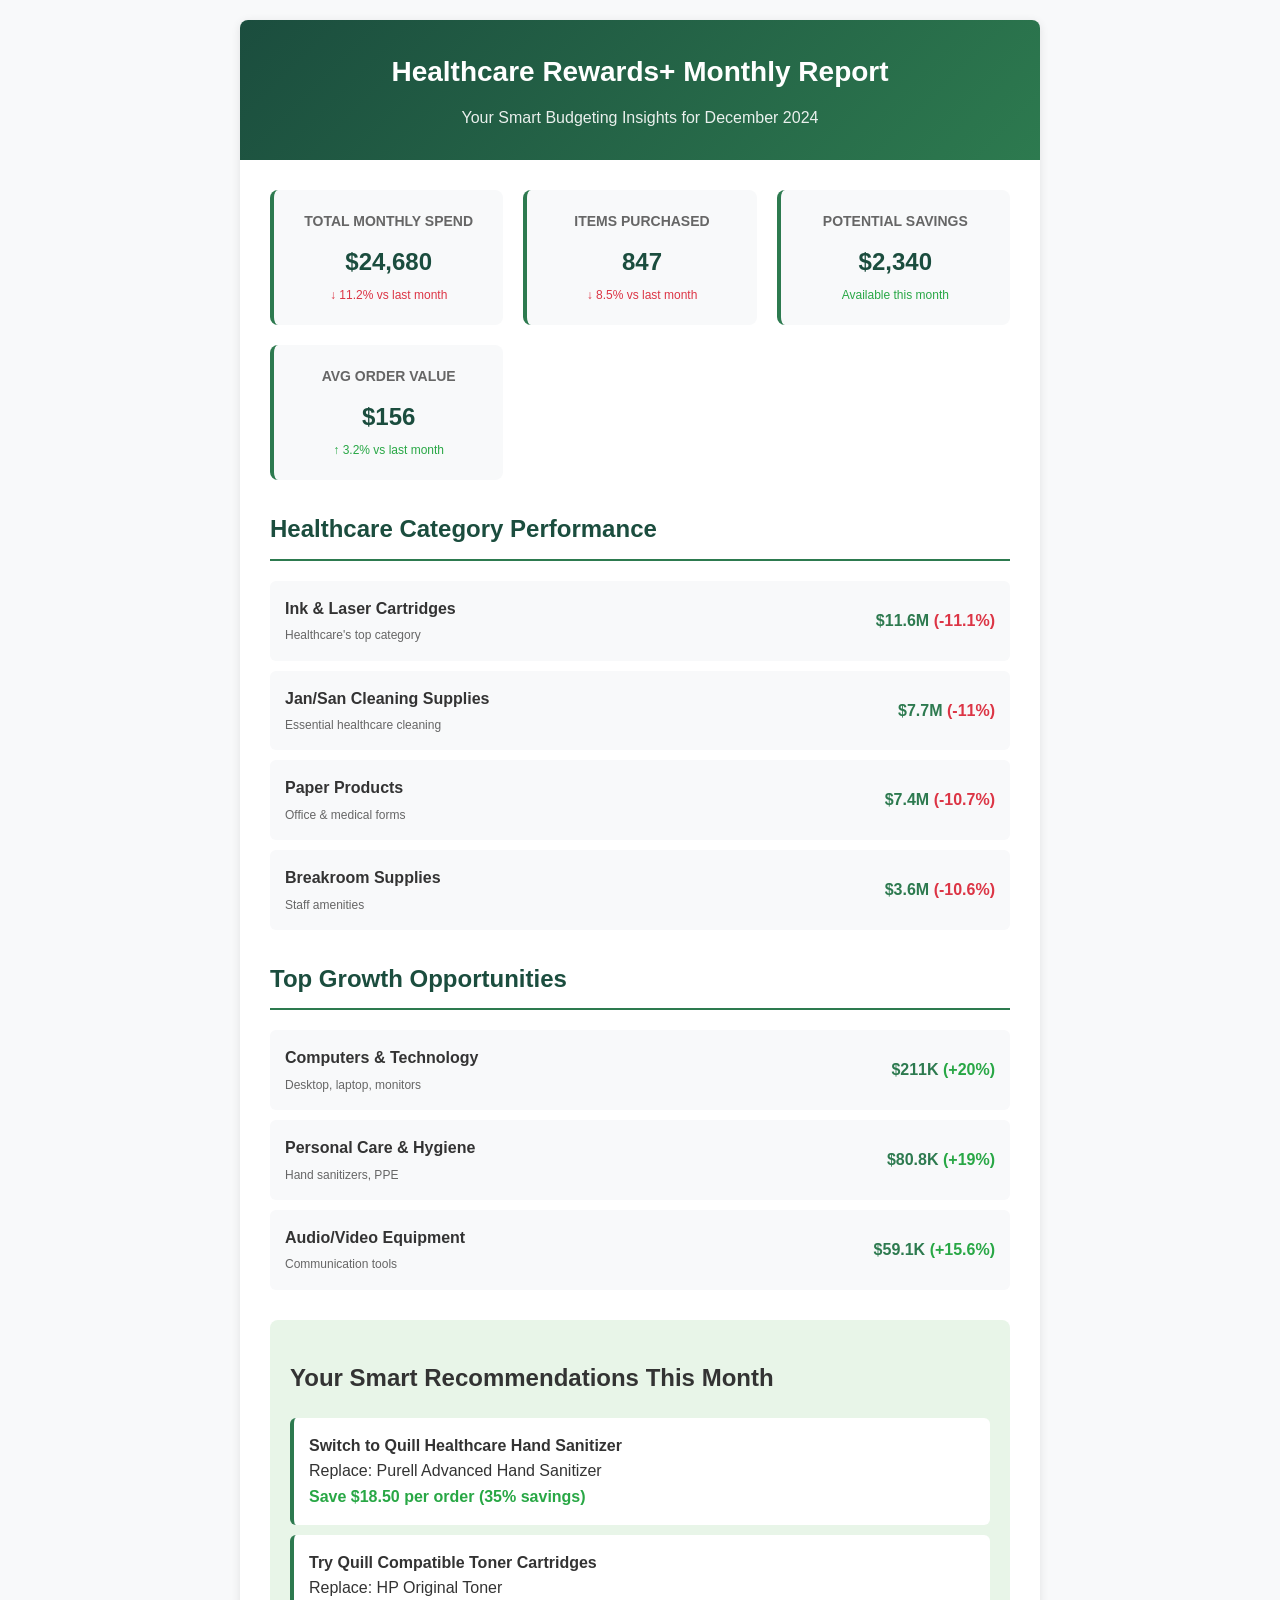
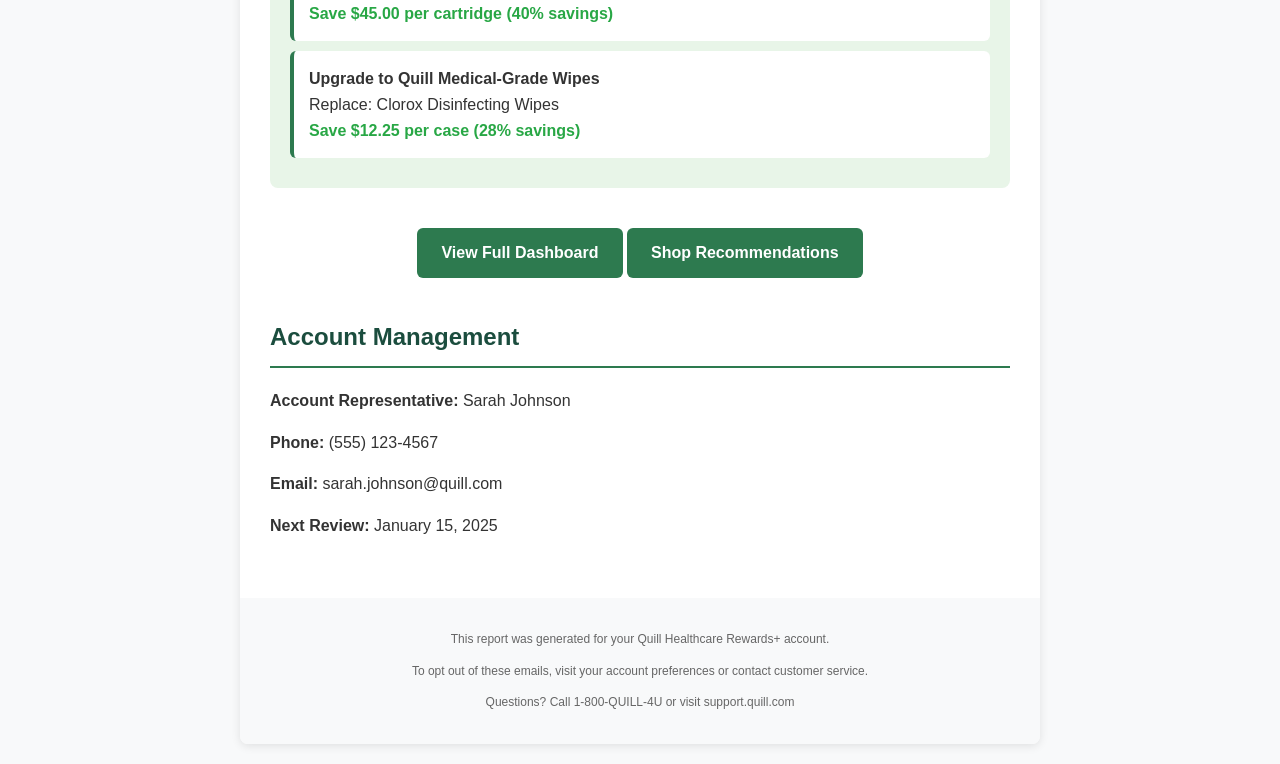
<file: public/healthcare-rewards-email-template.html>
<!DOCTYPE html>
<html lang="en">
<head>
    <meta charset="UTF-8">
    <meta name="viewport" content="width=device-width, initial-scale=1.0">
    <title>Healthcare Rewards+ Monthly Report</title>
    <style>
        body {
            font-family: Arial, sans-serif;
            line-height: 1.6;
            color: #333;
            background-color: #f8f9fa;
            margin: 0;
            padding: 20px;
        }
        .container {
            max-width: 800px;
            margin: 0 auto;
            background: white;
            border-radius: 8px;
            overflow: hidden;
            box-shadow: 0 2px 10px rgba(0,0,0,0.1);
        }
        .header {
            background: linear-gradient(135deg, #1B4D3E, #2D7A4F);
            color: white;
            padding: 30px;
            text-align: center;
        }
        .header h1 {
            margin: 0;
            font-size: 28px;
        }
        .header p {
            margin: 10px 0 0 0;
            opacity: 0.9;
        }
        .content {
            padding: 30px;
        }
        .summary-cards {
            display: grid;
            grid-template-columns: repeat(auto-fit, minmax(200px, 1fr));
            gap: 20px;
            margin-bottom: 30px;
        }
        .summary-card {
            background: #f8f9fa;
            padding: 20px;
            border-radius: 8px;
            text-align: center;
            border-left: 4px solid #2D7A4F;
        }
        .summary-card h3 {
            margin: 0 0 10px 0;
            color: #666;
            font-size: 14px;
            text-transform: uppercase;
        }
        .summary-card .value {
            font-size: 24px;
            font-weight: bold;
            color: #1B4D3E;
        }
        .summary-card .change {
            font-size: 12px;
            margin-top: 5px;
        }
        .positive { color: #28a745; }
        .negative { color: #dc3545; }
        .section {
            margin-bottom: 30px;
        }
        .section h2 {
            color: #1B4D3E;
            border-bottom: 2px solid #2D7A4F;
            padding-bottom: 10px;
            margin-bottom: 20px;
        }
        .top-items {
            list-style: none;
            padding: 0;
        }
        .top-items li {
            background: #f8f9fa;
            margin: 10px 0;
            padding: 15px;
            border-radius: 6px;
            display: flex;
            justify-content: space-between;
            align-items: center;
        }
        .item-info {
            flex-grow: 1;
        }
        .item-name {
            font-weight: bold;
            margin-bottom: 5px;
        }
        .item-details {
            font-size: 12px;
            color: #666;
        }
        .item-spend {
            font-weight: bold;
            color: #2D7A4F;
            font-size: 16px;
        }
        .recommendations {
            background: #e8f5e8;
            padding: 20px;
            border-radius: 8px;
            margin: 20px 0;
        }
        .recommendation-item {
            background: white;
            padding: 15px;
            margin: 10px 0;
            border-radius: 6px;
            border-left: 4px solid #2D7A4F;
        }
        .savings {
            color: #28a745;
            font-weight: bold;
        }
        .footer {
            background: #f8f9fa;
            padding: 20px;
            text-align: center;
            font-size: 12px;
            color: #666;
        }
        .cta-button {
            display: inline-block;
            background: #2D7A4F;
            color: white;
            padding: 12px 24px;
            text-decoration: none;
            border-radius: 6px;
            margin: 20px 0;
            font-weight: bold;
        }
    </style>
</head>
<body>
    <div class="container">
        <div class="header">
            <h1>Healthcare Rewards+ Monthly Report</h1>
            <p>Your Smart Budgeting Insights for December 2024</p>
        </div>
        
        <div class="content">
            <!-- Summary Section -->
            <div class="summary-cards">
                <div class="summary-card">
                    <h3>Total Monthly Spend</h3>
                    <div class="value">$24,680</div>
                    <div class="change negative">↓ 11.2% vs last month</div>
                </div>
                <div class="summary-card">
                    <h3>Items Purchased</h3>
                    <div class="value">847</div>
                    <div class="change negative">↓ 8.5% vs last month</div>
                </div>
                <div class="summary-card">
                    <h3>Potential Savings</h3>
                    <div class="value">$2,340</div>
                    <div class="change positive">Available this month</div>
                </div>
                <div class="summary-card">
                    <h3>Avg Order Value</h3>
                    <div class="value">$156</div>
                    <div class="change positive">↑ 3.2% vs last month</div>
                </div>
            </div>

            <!-- Top Categories Performance -->
            <div class="section">
                <h2>Healthcare Category Performance</h2>
                <ul class="top-items">
                    <li>
                        <div class="item-info">
                            <div class="item-name">Ink & Laser Cartridges</div>
                            <div class="item-details">Healthcare's top category</div>
                        </div>
                        <div class="item-spend">$11.6M <span class="negative">(-11.1%)</span></div>
                    </li>
                    <li>
                        <div class="item-info">
                            <div class="item-name">Jan/San Cleaning Supplies</div>
                            <div class="item-details">Essential healthcare cleaning</div>
                        </div>
                        <div class="item-spend">$7.7M <span class="negative">(-11%)</span></div>
                    </li>
                    <li>
                        <div class="item-info">
                            <div class="item-name">Paper Products</div>
                            <div class="item-details">Office & medical forms</div>
                        </div>
                        <div class="item-spend">$7.4M <span class="negative">(-10.7%)</span></div>
                    </li>
                    <li>
                        <div class="item-info">
                            <div class="item-name">Breakroom Supplies</div>
                            <div class="item-details">Staff amenities</div>
                        </div>
                        <div class="item-spend">$3.6M <span class="negative">(-10.6%)</span></div>
                    </li>
                </ul>
            </div>

            <!-- Growing Categories -->
            <div class="section">
                <h2>Top Growth Opportunities</h2>
                <ul class="top-items">
                    <li>
                        <div class="item-info">
                            <div class="item-name">Computers & Technology</div>
                            <div class="item-details">Desktop, laptop, monitors</div>
                        </div>
                        <div class="item-spend">$211K <span class="positive">(+20%)</span></div>
                    </li>
                    <li>
                        <div class="item-info">
                            <div class="item-name">Personal Care & Hygiene</div>
                            <div class="item-details">Hand sanitizers, PPE</div>
                        </div>
                        <div class="item-spend">$80.8K <span class="positive">(+19%)</span></div>
                    </li>
                    <li>
                        <div class="item-info">
                            <div class="item-name">Audio/Video Equipment</div>
                            <div class="item-details">Communication tools</div>
                        </div>
                        <div class="item-spend">$59.1K <span class="positive">(+15.6%)</span></div>
                    </li>
                </ul>
            </div>

            <!-- Smart Recommendations -->
            <div class="recommendations">
                <h2>Your Smart Recommendations This Month</h2>
                <div class="recommendation-item">
                    <strong>Switch to Quill Healthcare Hand Sanitizer</strong><br>
                    Replace: Purell Advanced Hand Sanitizer<br>
                    <span class="savings">Save $18.50 per order (35% savings)</span>
                </div>
                <div class="recommendation-item">
                    <strong>Try Quill Compatible Toner Cartridges</strong><br>
                    Replace: HP Original Toner<br>
                    <span class="savings">Save $45.00 per cartridge (40% savings)</span>
                </div>
                <div class="recommendation-item">
                    <strong>Upgrade to Quill Medical-Grade Wipes</strong><br>
                    Replace: Clorox Disinfecting Wipes<br>
                    <span class="savings">Save $12.25 per case (28% savings)</span>
                </div>
            </div>

            <!-- Call to Action -->
            <div style="text-align: center;">
                <a href="#" class="cta-button">View Full Dashboard</a>
                <a href="#" class="cta-button">Shop Recommendations</a>
            </div>

            <!-- Account Management -->
            <div class="section">
                <h2>Account Management</h2>
                <p><strong>Account Representative:</strong> Sarah Johnson</p>
                <p><strong>Phone:</strong> (555) 123-4567</p>
                <p><strong>Email:</strong> sarah.johnson@quill.com</p>
                <p><strong>Next Review:</strong> January 15, 2025</p>
            </div>
        </div>

        <div class="footer">
            <p>This report was generated for your Quill Healthcare Rewards+ account.</p>
            <p>To opt out of these emails, visit your account preferences or contact customer service.</p>
            <p>Questions? Call 1-800-QUILL-4U or visit support.quill.com</p>
        </div>
    </div>
</body>
</html>
</file>
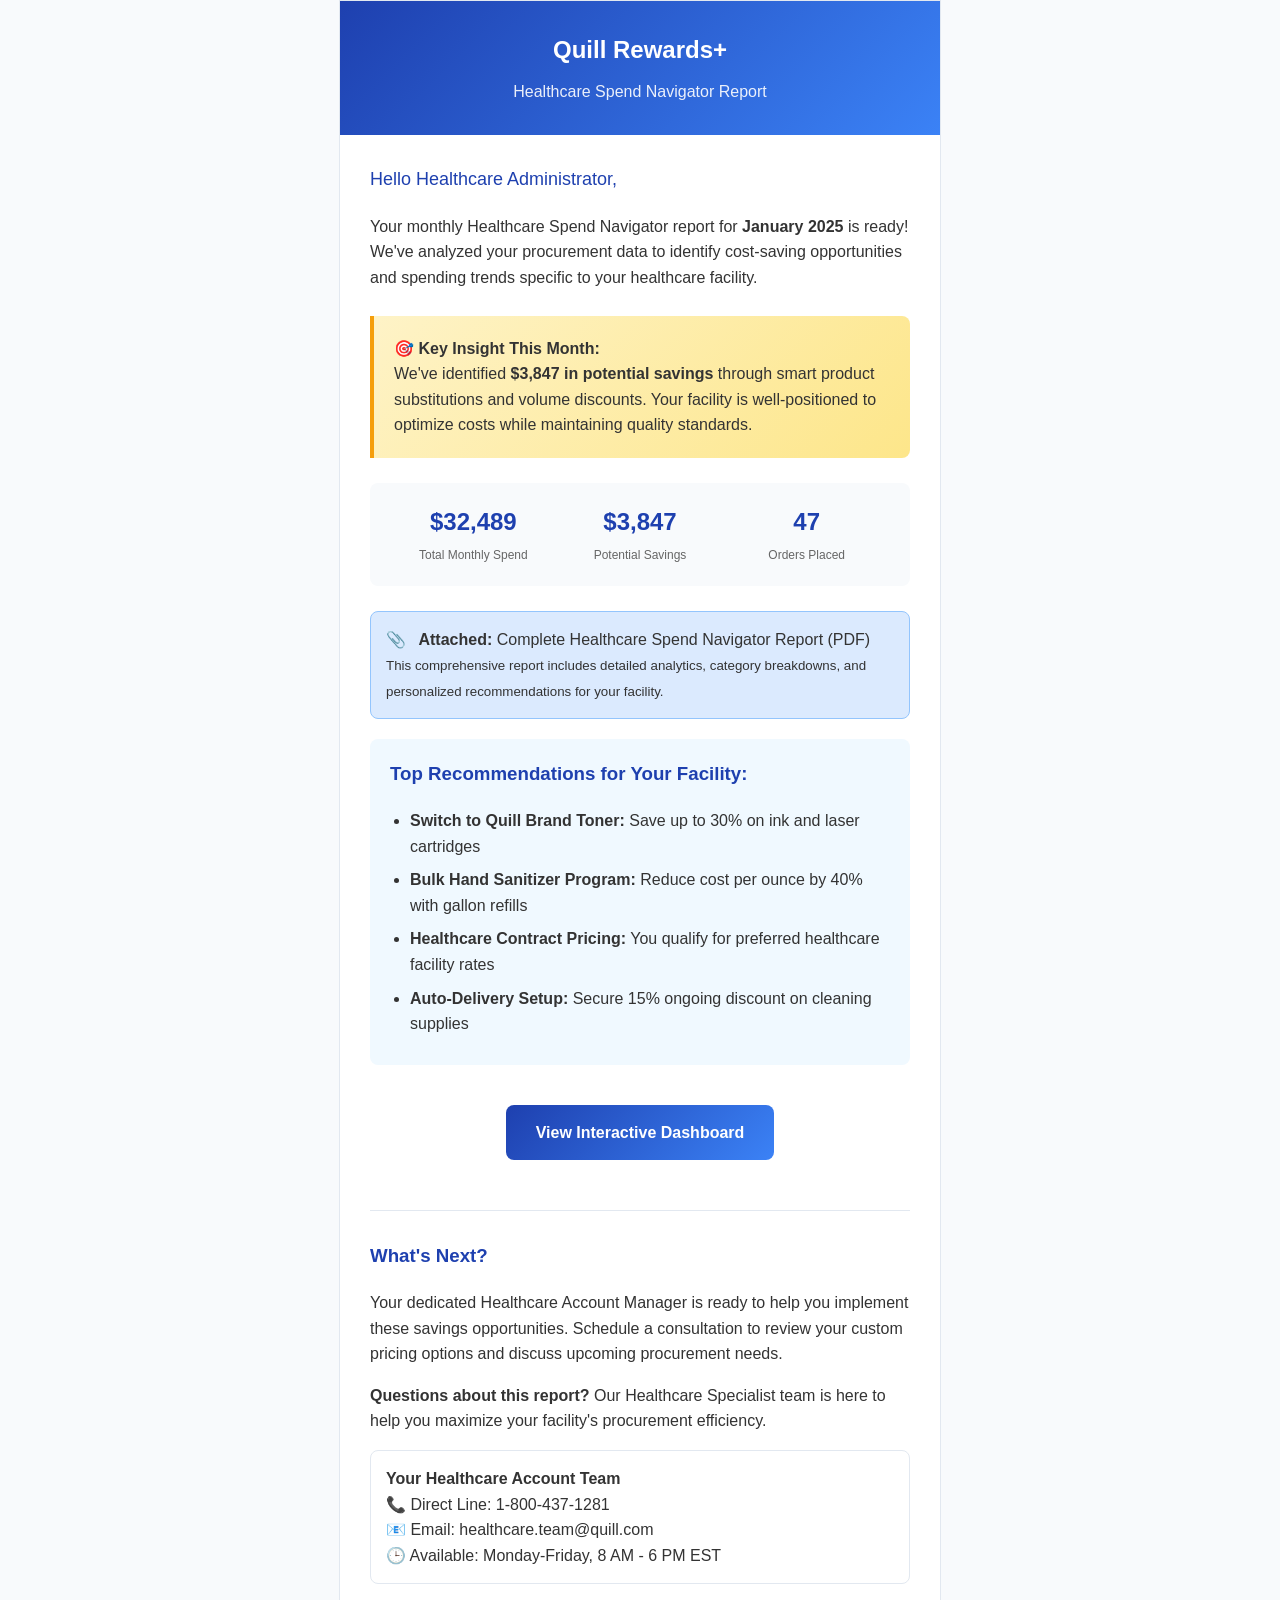
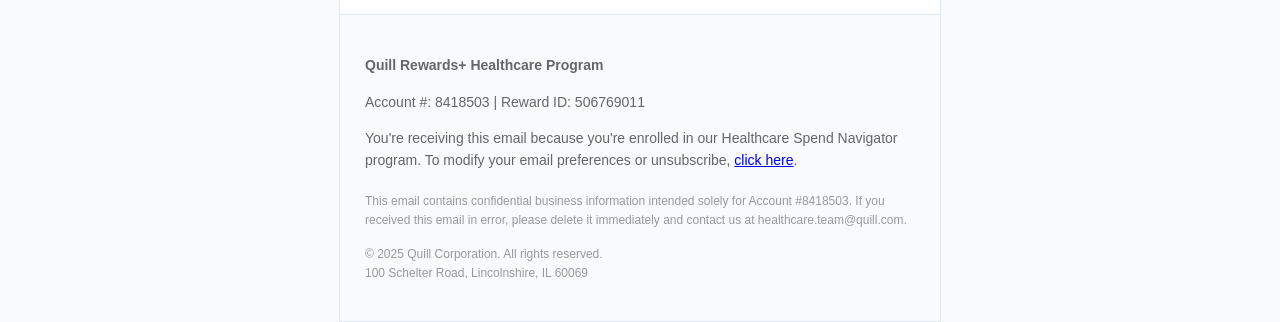
<file: public/healthcare-spend-email-template.html>
<!DOCTYPE html>
<html lang="en">
<head>
    <meta charset="UTF-8">
    <meta name="viewport" content="width=device-width, initial-scale=1.0">
    <title>Your Healthcare Spend Navigator Report</title>
    <style>
        body {
            font-family: 'Segoe UI', Tahoma, Geneva, Verdana, sans-serif;
            line-height: 1.6;
            color: #333;
            margin: 0;
            padding: 0;
            background-color: #f8fafc;
        }
        
        .email-container {
            max-width: 600px;
            margin: 0 auto;
            background: white;
            border: 1px solid #e2e8f0;
        }
        
        .header {
            background: linear-gradient(135deg, #1e40af, #3b82f6);
            color: white;
            padding: 30px;
            text-align: center;
        }
        
        .logo {
            font-size: 24px;
            font-weight: bold;
            margin-bottom: 10px;
        }
        
        .header-subtitle {
            font-size: 16px;
            opacity: 0.9;
        }
        
        .content {
            padding: 30px;
        }
        
        .greeting {
            font-size: 18px;
            margin-bottom: 20px;
            color: #1e40af;
        }
        
        .highlight-box {
            background: linear-gradient(135deg, #fef3c7, #fde68a);
            border-left: 4px solid #f59e0b;
            padding: 20px;
            margin: 25px 0;
            border-radius: 0 8px 8px 0;
        }
        
        .metrics-row {
            display: flex;
            justify-content: space-between;
            margin: 25px 0;
            background: #f8fafc;
            padding: 20px;
            border-radius: 8px;
        }
        
        .metric {
            text-align: center;
            flex: 1;
        }
        
        .metric-value {
            font-size: 24px;
            font-weight: bold;
            color: #1e40af;
            display: block;
        }
        
        .metric-label {
            font-size: 12px;
            color: #666;
            margin-top: 5px;
        }
        
        .cta-button {
            display: inline-block;
            background: linear-gradient(135deg, #1e40af, #3b82f6);
            color: white;
            padding: 15px 30px;
            text-decoration: none;
            border-radius: 8px;
            font-weight: 600;
            margin: 20px 0;
            text-align: center;
        }
        
        .attachment-notice {
            background: #dbeafe;
            border: 1px solid #93c5fd;
            padding: 15px;
            border-radius: 8px;
            margin: 20px 0;
        }
        
        .attachment-icon {
            display: inline-block;
            margin-right: 8px;
            font-size: 16px;
        }
        
        .recommendations {
            background: #f0f9ff;
            padding: 20px;
            border-radius: 8px;
            margin: 20px 0;
        }
        
        .recommendations h3 {
            margin-top: 0;
            color: #1e40af;
        }
        
        .recommendations ul {
            margin: 0;
            padding-left: 20px;
        }
        
        .recommendations li {
            margin-bottom: 8px;
        }
        
        .footer {
            background: #f8fafc;
            padding: 25px;
            border-top: 1px solid #e2e8f0;
            font-size: 14px;
            color: #666;
        }
        
        .contact-info {
            background: white;
            border: 1px solid #e2e8f0;
            padding: 15px;
            border-radius: 8px;
            margin-top: 15px;
        }
        
        .divider {
            height: 1px;
            background: #e2e8f0;
            margin: 30px 0;
        }
        
        @media (max-width: 600px) {
            .metrics-row {
                flex-direction: column;
                gap: 15px;
            }
            
            .content {
                padding: 20px;
            }
        }
    </style>
</head>
<body>
    <div class="email-container">
        <div class="header">
            <div class="logo">Quill Rewards+</div>
            <div class="header-subtitle">Healthcare Spend Navigator Report</div>
        </div>
        
        <div class="content">
            <div class="greeting">
                Hello Healthcare Administrator,
            </div>
            
            <p>Your monthly Healthcare Spend Navigator report for <strong>January 2025</strong> is ready! We've analyzed your procurement data to identify cost-saving opportunities and spending trends specific to your healthcare facility.</p>
            
            <div class="highlight-box">
                <strong>🎯 Key Insight This Month:</strong><br>
                We've identified <strong>$3,847 in potential savings</strong> through smart product substitutions and volume discounts. Your facility is well-positioned to optimize costs while maintaining quality standards.
            </div>
            
            <div class="metrics-row">
                <div class="metric">
                    <span class="metric-value">$32,489</span>
                    <div class="metric-label">Total Monthly Spend</div>
                </div>
                <div class="metric">
                    <span class="metric-value">$3,847</span>
                    <div class="metric-label">Potential Savings</div>
                </div>
                <div class="metric">
                    <span class="metric-value">47</span>
                    <div class="metric-label">Orders Placed</div>
                </div>
            </div>
            
            <div class="attachment-notice">
                <span class="attachment-icon">📎</span>
                <strong>Attached:</strong> Complete Healthcare Spend Navigator Report (PDF)<br>
                <small>This comprehensive report includes detailed analytics, category breakdowns, and personalized recommendations for your facility.</small>
            </div>
            
            <div class="recommendations">
                <h3>Top Recommendations for Your Facility:</h3>
                <ul>
                    <li><strong>Switch to Quill Brand Toner:</strong> Save up to 30% on ink and laser cartridges</li>
                    <li><strong>Bulk Hand Sanitizer Program:</strong> Reduce cost per ounce by 40% with gallon refills</li>
                    <li><strong>Healthcare Contract Pricing:</strong> You qualify for preferred healthcare facility rates</li>
                    <li><strong>Auto-Delivery Setup:</strong> Secure 15% ongoing discount on cleaning supplies</li>
                </ul>
            </div>
            
            <div style="text-align: center;">
                <a href="#" class="cta-button">View Interactive Dashboard</a>
            </div>
            
            <div class="divider"></div>
            
            <h3 style="color: #1e40af;">What's Next?</h3>
            <p>Your dedicated Healthcare Account Manager is ready to help you implement these savings opportunities. Schedule a consultation to review your custom pricing options and discuss upcoming procurement needs.</p>
            
            <p><strong>Questions about this report?</strong> Our Healthcare Specialist team is here to help you maximize your facility's procurement efficiency.</p>
            
            <div class="contact-info">
                <strong>Your Healthcare Account Team</strong><br>
                📞 Direct Line: 1-800-437-1281<br>
                📧 Email: healthcare.team@quill.com<br>
                🕒 Available: Monday-Friday, 8 AM - 6 PM EST
            </div>
        </div>
        
        <div class="footer">
            <p><strong>Quill Rewards+ Healthcare Program</strong></p>
            <p>Account #: 8418503 | Reward ID: 506769011</p>
            <p>You're receiving this email because you're enrolled in our Healthcare Spend Navigator program. To modify your email preferences or unsubscribe, <a href="#">click here</a>.</p>
            
            <p style="margin-top: 20px; font-size: 12px; color: #999;">
                This email contains confidential business information intended solely for Account #8418503. If you received this email in error, please delete it immediately and contact us at healthcare.team@quill.com.
            </p>
            
            <p style="margin-top: 15px; font-size: 12px; color: #999;">
                © 2025 Quill Corporation. All rights reserved.<br>
                100 Schelter Road, Lincolnshire, IL 60069
            </p>
        </div>
    </div>
</body>
</html>
</file>
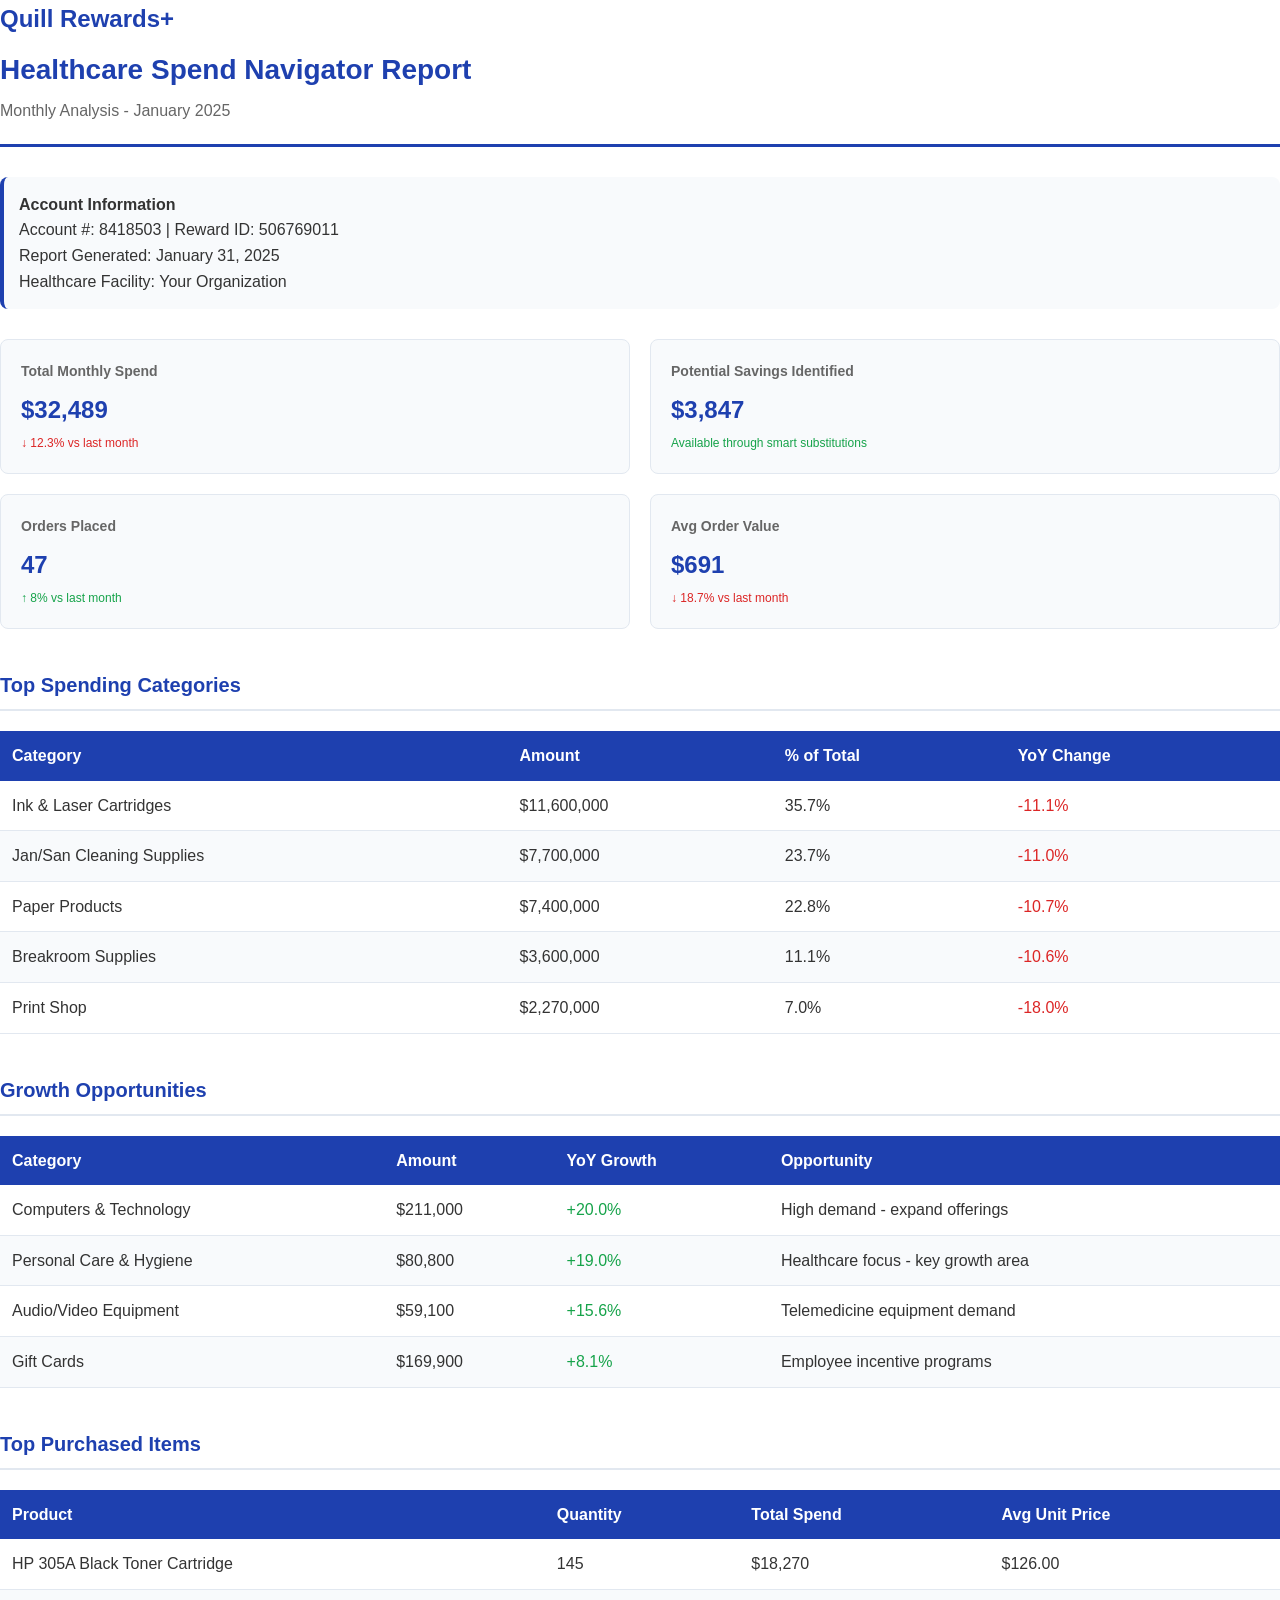
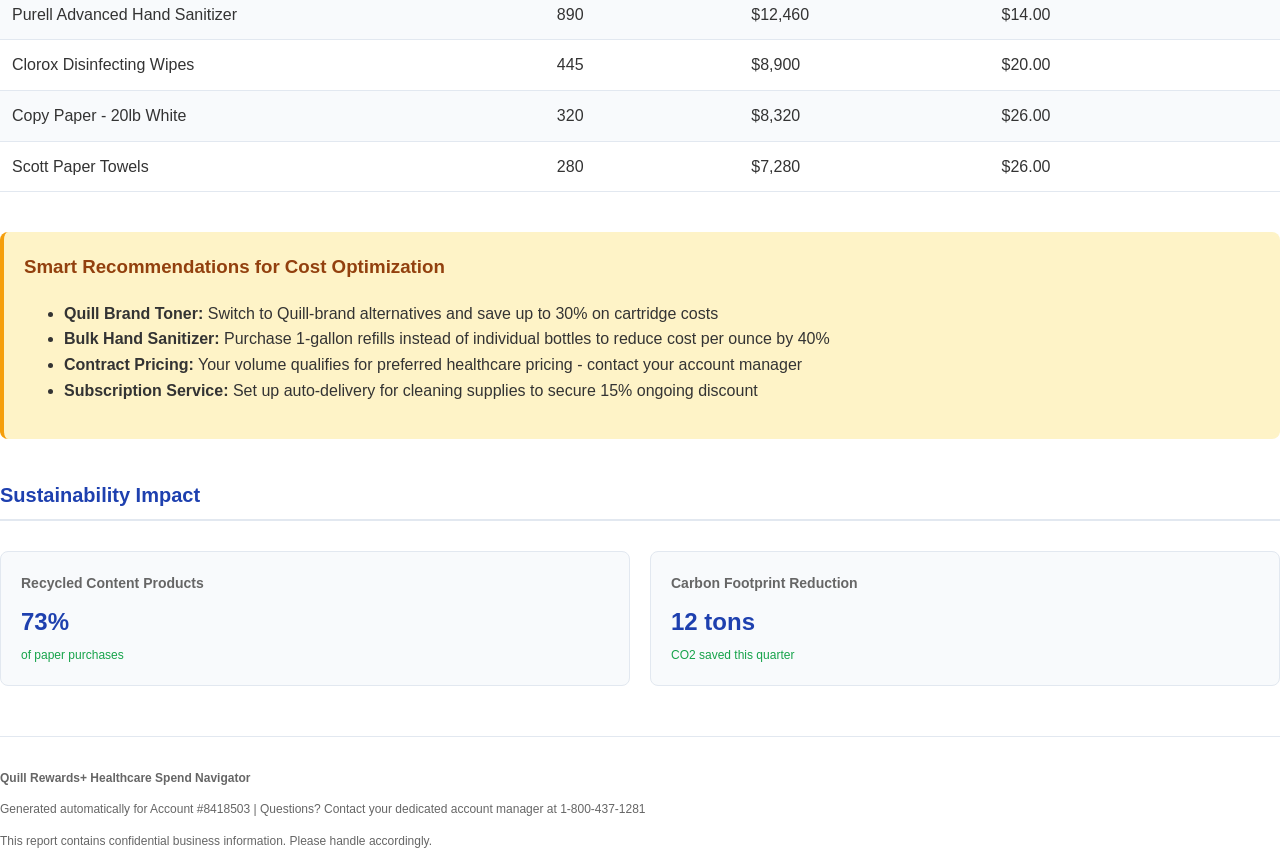
<file: public/healthcare-spend-report.html>
<!DOCTYPE html>
<html lang="en">
<head>
    <meta charset="UTF-8">
    <meta name="viewport" content="width=device-width, initial-scale=1.0">
    <title>Healthcare Spend Report - January 2025</title>
    <style>
        @page {
            margin: 1in;
            size: letter;
        }
        
        body {
            font-family: 'Segoe UI', Tahoma, Geneva, Verdana, sans-serif;
            line-height: 1.6;
            color: #333;
            margin: 0;
            padding: 0;
            background: white;
        }
        
        .header {
            border-bottom: 3px solid #1e40af;
            padding-bottom: 20px;
            margin-bottom: 30px;
        }
        
        .logo {
            font-size: 24px;
            font-weight: bold;
            color: #1e40af;
            margin-bottom: 10px;
        }
        
        .report-title {
            font-size: 28px;
            font-weight: bold;
            margin: 0;
            color: #1e40af;
        }
        
        .report-subtitle {
            font-size: 16px;
            color: #666;
            margin: 5px 0 0 0;
        }
        
        .account-info {
            background: #f8fafc;
            padding: 15px;
            border-radius: 8px;
            margin: 20px 0;
            border-left: 4px solid #1e40af;
        }
        
        .metrics-grid {
            display: grid;
            grid-template-columns: repeat(2, 1fr);
            gap: 20px;
            margin: 30px 0;
        }
        
        .metric-card {
            background: #f8fafc;
            padding: 20px;
            border-radius: 8px;
            border: 1px solid #e2e8f0;
        }
        
        .metric-title {
            font-size: 14px;
            color: #666;
            margin-bottom: 8px;
            font-weight: 600;
        }
        
        .metric-value {
            font-size: 24px;
            font-weight: bold;
            color: #1e40af;
        }
        
        .metric-change {
            font-size: 12px;
            margin-top: 5px;
        }
        
        .positive { color: #16a34a; }
        .negative { color: #dc2626; }
        
        .section {
            margin: 40px 0;
            page-break-inside: avoid;
        }
        
        .section-title {
            font-size: 20px;
            font-weight: bold;
            color: #1e40af;
            margin-bottom: 15px;
            border-bottom: 2px solid #e2e8f0;
            padding-bottom: 8px;
        }
        
        .table {
            width: 100%;
            border-collapse: collapse;
            margin: 20px 0;
        }
        
        .table th {
            background: #1e40af;
            color: white;
            padding: 12px;
            text-align: left;
            font-weight: 600;
        }
        
        .table td {
            padding: 12px;
            border-bottom: 1px solid #e2e8f0;
        }
        
        .table tr:nth-child(even) {
            background: #f8fafc;
        }
        
        .recommendations {
            background: #fef3c7;
            padding: 20px;
            border-radius: 8px;
            border-left: 4px solid #f59e0b;
            margin: 20px 0;
        }
        
        .footer {
            margin-top: 50px;
            padding-top: 20px;
            border-top: 1px solid #e2e8f0;
            font-size: 12px;
            color: #666;
        }
        
        @media print {
            .page-break { page-break-before: always; }
        }
    </style>
</head>
<body>
    <div class="header">
        <div class="logo">Quill Rewards+</div>
        <h1 class="report-title">Healthcare Spend Navigator Report</h1>
        <p class="report-subtitle">Monthly Analysis - January 2025</p>
    </div>

    <div class="account-info">
        <strong>Account Information</strong><br>
        Account #: 8418503 | Reward ID: 506769011<br>
        Report Generated: January 31, 2025<br>
        Healthcare Facility: Your Organization
    </div>

    <div class="metrics-grid">
        <div class="metric-card">
            <div class="metric-title">Total Monthly Spend</div>
            <div class="metric-value">$32,489</div>
            <div class="metric-change negative">↓ 12.3% vs last month</div>
        </div>
        <div class="metric-card">
            <div class="metric-title">Potential Savings Identified</div>
            <div class="metric-value">$3,847</div>
            <div class="metric-change positive">Available through smart substitutions</div>
        </div>
        <div class="metric-card">
            <div class="metric-title">Orders Placed</div>
            <div class="metric-value">47</div>
            <div class="metric-change positive">↑ 8% vs last month</div>
        </div>
        <div class="metric-card">
            <div class="metric-title">Avg Order Value</div>
            <div class="metric-value">$691</div>
            <div class="metric-change negative">↓ 18.7% vs last month</div>
        </div>
    </div>

    <div class="section">
        <h2 class="section-title">Top Spending Categories</h2>
        <table class="table">
            <thead>
                <tr>
                    <th>Category</th>
                    <th>Amount</th>
                    <th>% of Total</th>
                    <th>YoY Change</th>
                </tr>
            </thead>
            <tbody>
                <tr>
                    <td>Ink & Laser Cartridges</td>
                    <td>$11,600,000</td>
                    <td>35.7%</td>
                    <td class="negative">-11.1%</td>
                </tr>
                <tr>
                    <td>Jan/San Cleaning Supplies</td>
                    <td>$7,700,000</td>
                    <td>23.7%</td>
                    <td class="negative">-11.0%</td>
                </tr>
                <tr>
                    <td>Paper Products</td>
                    <td>$7,400,000</td>
                    <td>22.8%</td>
                    <td class="negative">-10.7%</td>
                </tr>
                <tr>
                    <td>Breakroom Supplies</td>
                    <td>$3,600,000</td>
                    <td>11.1%</td>
                    <td class="negative">-10.6%</td>
                </tr>
                <tr>
                    <td>Print Shop</td>
                    <td>$2,270,000</td>
                    <td>7.0%</td>
                    <td class="negative">-18.0%</td>
                </tr>
            </tbody>
        </table>
    </div>

    <div class="section">
        <h2 class="section-title">Growth Opportunities</h2>
        <table class="table">
            <thead>
                <tr>
                    <th>Category</th>
                    <th>Amount</th>
                    <th>YoY Growth</th>
                    <th>Opportunity</th>
                </tr>
            </thead>
            <tbody>
                <tr>
                    <td>Computers & Technology</td>
                    <td>$211,000</td>
                    <td class="positive">+20.0%</td>
                    <td>High demand - expand offerings</td>
                </tr>
                <tr>
                    <td>Personal Care & Hygiene</td>
                    <td>$80,800</td>
                    <td class="positive">+19.0%</td>
                    <td>Healthcare focus - key growth area</td>
                </tr>
                <tr>
                    <td>Audio/Video Equipment</td>
                    <td>$59,100</td>
                    <td class="positive">+15.6%</td>
                    <td>Telemedicine equipment demand</td>
                </tr>
                <tr>
                    <td>Gift Cards</td>
                    <td>$169,900</td>
                    <td class="positive">+8.1%</td>
                    <td>Employee incentive programs</td>
                </tr>
            </tbody>
        </table>
    </div>

    <div class="page-break"></div>

    <div class="section">
        <h2 class="section-title">Top Purchased Items</h2>
        <table class="table">
            <thead>
                <tr>
                    <th>Product</th>
                    <th>Quantity</th>
                    <th>Total Spend</th>
                    <th>Avg Unit Price</th>
                </tr>
            </thead>
            <tbody>
                <tr>
                    <td>HP 305A Black Toner Cartridge</td>
                    <td>145</td>
                    <td>$18,270</td>
                    <td>$126.00</td>
                </tr>
                <tr>
                    <td>Purell Advanced Hand Sanitizer</td>
                    <td>890</td>
                    <td>$12,460</td>
                    <td>$14.00</td>
                </tr>
                <tr>
                    <td>Clorox Disinfecting Wipes</td>
                    <td>445</td>
                    <td>$8,900</td>
                    <td>$20.00</td>
                </tr>
                <tr>
                    <td>Copy Paper - 20lb White</td>
                    <td>320</td>
                    <td>$8,320</td>
                    <td>$26.00</td>
                </tr>
                <tr>
                    <td>Scott Paper Towels</td>
                    <td>280</td>
                    <td>$7,280</td>
                    <td>$26.00</td>
                </tr>
            </tbody>
        </table>
    </div>

    <div class="recommendations">
        <h3 style="margin-top: 0; color: #92400e;">Smart Recommendations for Cost Optimization</h3>
        <ul>
            <li><strong>Quill Brand Toner:</strong> Switch to Quill-brand alternatives and save up to 30% on cartridge costs</li>
            <li><strong>Bulk Hand Sanitizer:</strong> Purchase 1-gallon refills instead of individual bottles to reduce cost per ounce by 40%</li>
            <li><strong>Contract Pricing:</strong> Your volume qualifies for preferred healthcare pricing - contact your account manager</li>
            <li><strong>Subscription Service:</strong> Set up auto-delivery for cleaning supplies to secure 15% ongoing discount</li>
        </ul>
    </div>

    <div class="section">
        <h2 class="section-title">Sustainability Impact</h2>
        <div class="metrics-grid">
            <div class="metric-card">
                <div class="metric-title">Recycled Content Products</div>
                <div class="metric-value">73%</div>
                <div class="metric-change positive">of paper purchases</div>
            </div>
            <div class="metric-card">
                <div class="metric-title">Carbon Footprint Reduction</div>
                <div class="metric-value">12 tons</div>
                <div class="metric-change positive">CO2 saved this quarter</div>
            </div>
        </div>
    </div>

    <div class="footer">
        <p><strong>Quill Rewards+ Healthcare Spend Navigator</strong></p>
        <p>Generated automatically for Account #8418503 | Questions? Contact your dedicated account manager at 1-800-437-1281</p>
        <p>This report contains confidential business information. Please handle accordingly.</p>
    </div>
</body>
</html>
</file>
